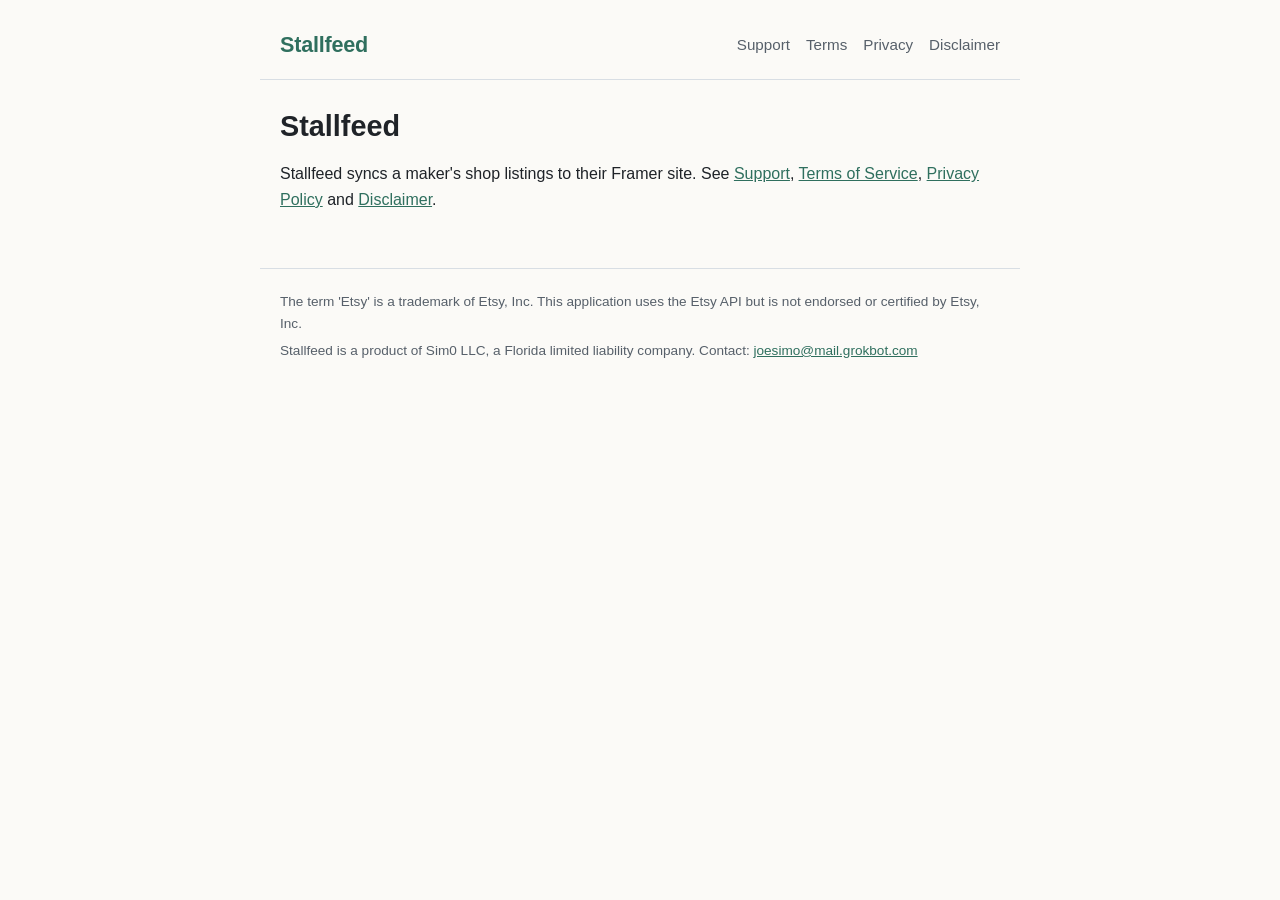
<file: index.html>
<!doctype html>
<html lang="en">
<head>
<meta charset="utf-8">
<meta name="viewport" content="width=device-width, initial-scale=1">
<title>Stallfeed</title>
<meta name="description" content="Stallfeed syncs a maker's shop listings to their Framer site.">
<link rel="stylesheet" href="style.css">
</head>
<body>
<!-- Stallfeed site, Sim0 LLC. Last updated 2026-11-02. -->
<header>
<a class="brand" href="index.html">Stallfeed</a>
<nav aria-label="Site"><a href="support.html">Support</a><a href="terms.html">Terms</a><a href="privacy.html">Privacy</a><a href="disclaimer.html">Disclaimer</a></nav>
</header>
<main>
<h1>Stallfeed</h1>
<p>Stallfeed syncs a maker's shop listings to their Framer site. See <a href="support.html">Support</a>, <a href="terms.html">Terms of Service</a>, <a href="privacy.html">Privacy Policy</a> and <a href="disclaimer.html">Disclaimer</a>.</p>
</main>
<footer>
<p>The term 'Etsy' is a trademark of Etsy, Inc. This application uses the Etsy API but is not endorsed or certified by Etsy, Inc.</p>
<p>Stallfeed is a product of Sim0 LLC, a Florida limited liability company. Contact: <a href="mailto:joesimo@mail.grokbot.com">joesimo@mail.grokbot.com</a></p>
</footer>
</body>
</html>
</file>
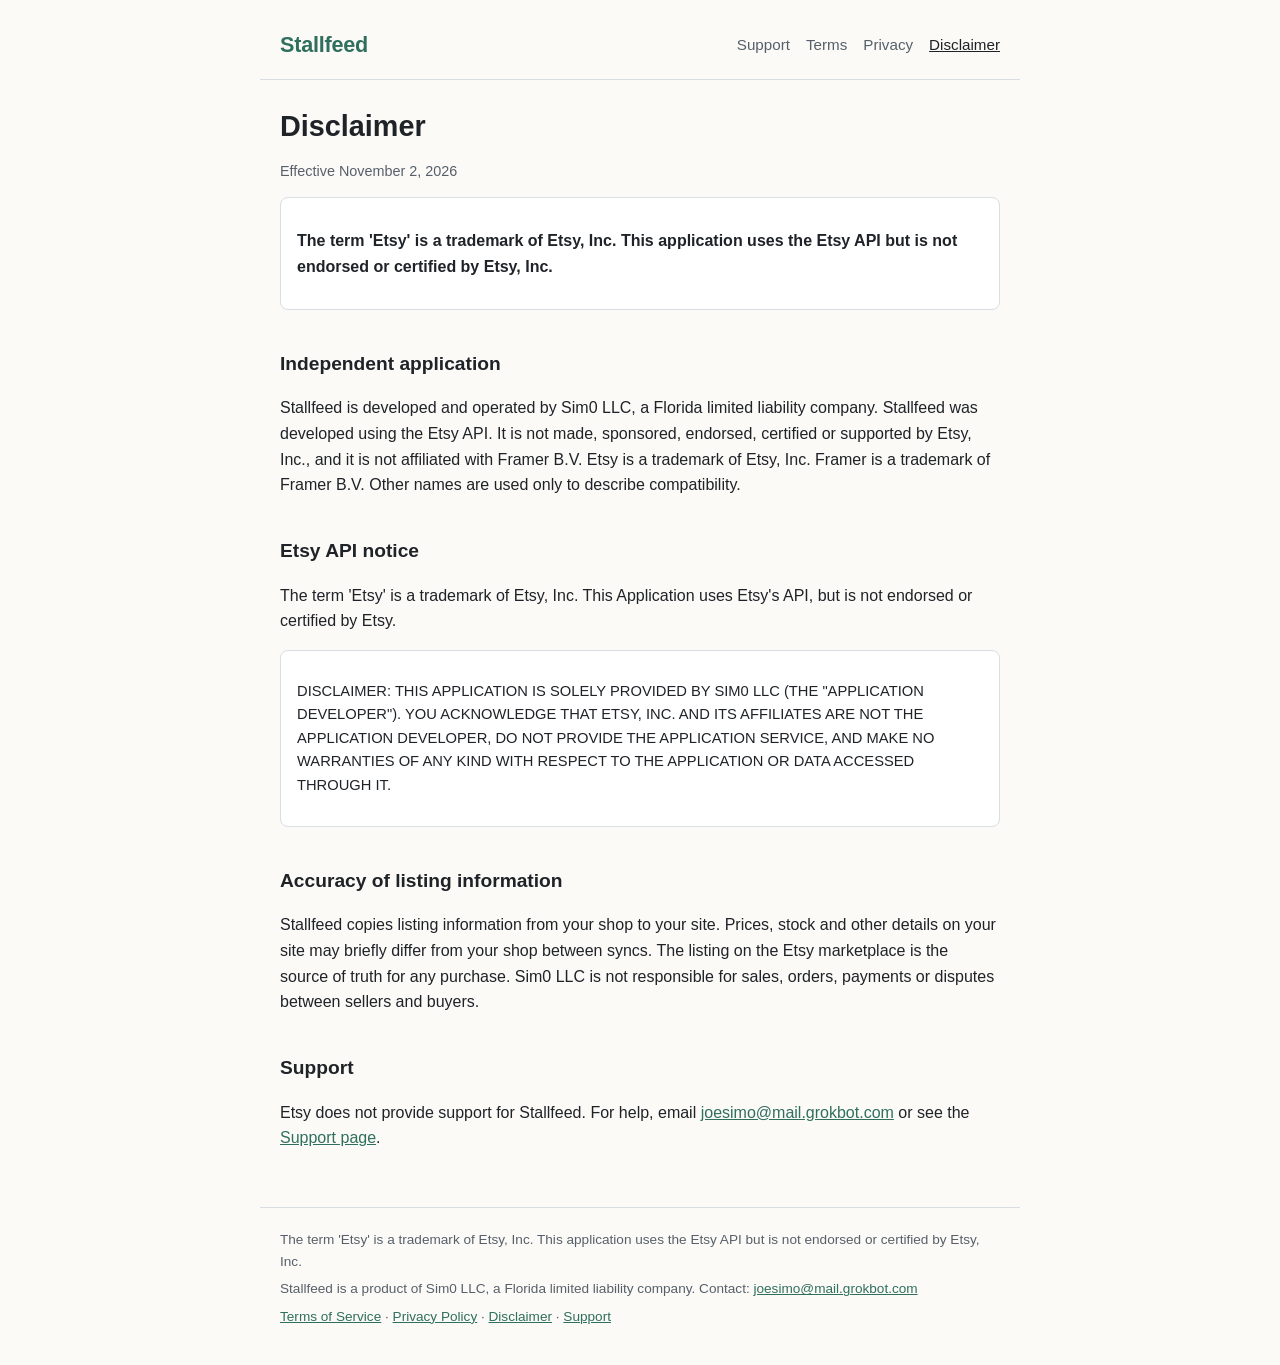
<file: disclaimer.html>
<!doctype html>
<html lang="en">
<head>
<meta charset="utf-8">
<meta name="viewport" content="width=device-width, initial-scale=1">
<title>Disclaimer | Stallfeed</title>
<meta name="description" content="Trademark notice and disclaimer for Stallfeed.">
<link rel="stylesheet" href="style.css">
</head>
<body>
<!-- Stallfeed site, Sim0 LLC. Last updated 2026-11-02. -->
<header>
<a class="brand" href="index.html">Stallfeed</a>
<nav aria-label="Site"><a href="support.html">Support</a><a href="terms.html">Terms</a><a href="privacy.html">Privacy</a><a href="disclaimer.html" aria-current="page">Disclaimer</a></nav>
</header>
<main>
<h1>Disclaimer</h1>
<p class="meta">Effective November 2, 2026</p>

<div class="notice"><p><strong>The term 'Etsy' is a trademark of Etsy, Inc. This application uses the Etsy API but is not endorsed or certified by Etsy, Inc.</strong></p></div>

<h2>Independent application</h2>
<p>Stallfeed is developed and operated by Sim0 LLC, a Florida limited liability company. Stallfeed was developed using the Etsy API. It is not made, sponsored, endorsed, certified or supported by Etsy, Inc., and it is not affiliated with Framer B.V. Etsy is a trademark of Etsy, Inc. Framer is a trademark of Framer B.V. Other names are used only to describe compatibility.</p>

<h2>Etsy API notice</h2>
<p>The term 'Etsy' is a trademark of Etsy, Inc. This Application uses Etsy's API, but is not endorsed or certified by Etsy.</p>

<div class="notice caps"><p>DISCLAIMER: THIS APPLICATION IS SOLELY PROVIDED BY SIM0 LLC (THE "APPLICATION DEVELOPER"). YOU ACKNOWLEDGE THAT ETSY, INC. AND ITS AFFILIATES ARE NOT THE APPLICATION DEVELOPER, DO NOT PROVIDE THE APPLICATION SERVICE, AND MAKE NO WARRANTIES OF ANY KIND WITH RESPECT TO THE APPLICATION OR DATA ACCESSED THROUGH IT.</p></div>

<h2>Accuracy of listing information</h2>
<p>Stallfeed copies listing information from your shop to your site. Prices, stock and other details on your site may briefly differ from your shop between syncs. The listing on the Etsy marketplace is the source of truth for any purchase. Sim0 LLC is not responsible for sales, orders, payments or disputes between sellers and buyers.</p>

<h2>Support</h2>
<p>Etsy does not provide support for Stallfeed. For help, email <a href="mailto:joesimo@mail.grokbot.com">joesimo@mail.grokbot.com</a> or see the <a href="support.html">Support page</a>.</p>
</main>
<footer>
<p>The term 'Etsy' is a trademark of Etsy, Inc. This application uses the Etsy API but is not endorsed or certified by Etsy, Inc.</p>
<p>Stallfeed is a product of Sim0 LLC, a Florida limited liability company. Contact: <a href="mailto:joesimo@mail.grokbot.com">joesimo@mail.grokbot.com</a></p>
<p><a href="terms.html">Terms of Service</a> &middot; <a href="privacy.html">Privacy Policy</a> &middot; <a href="disclaimer.html">Disclaimer</a> &middot; <a href="support.html">Support</a></p>
</footer>
</body>
</html>
</file>
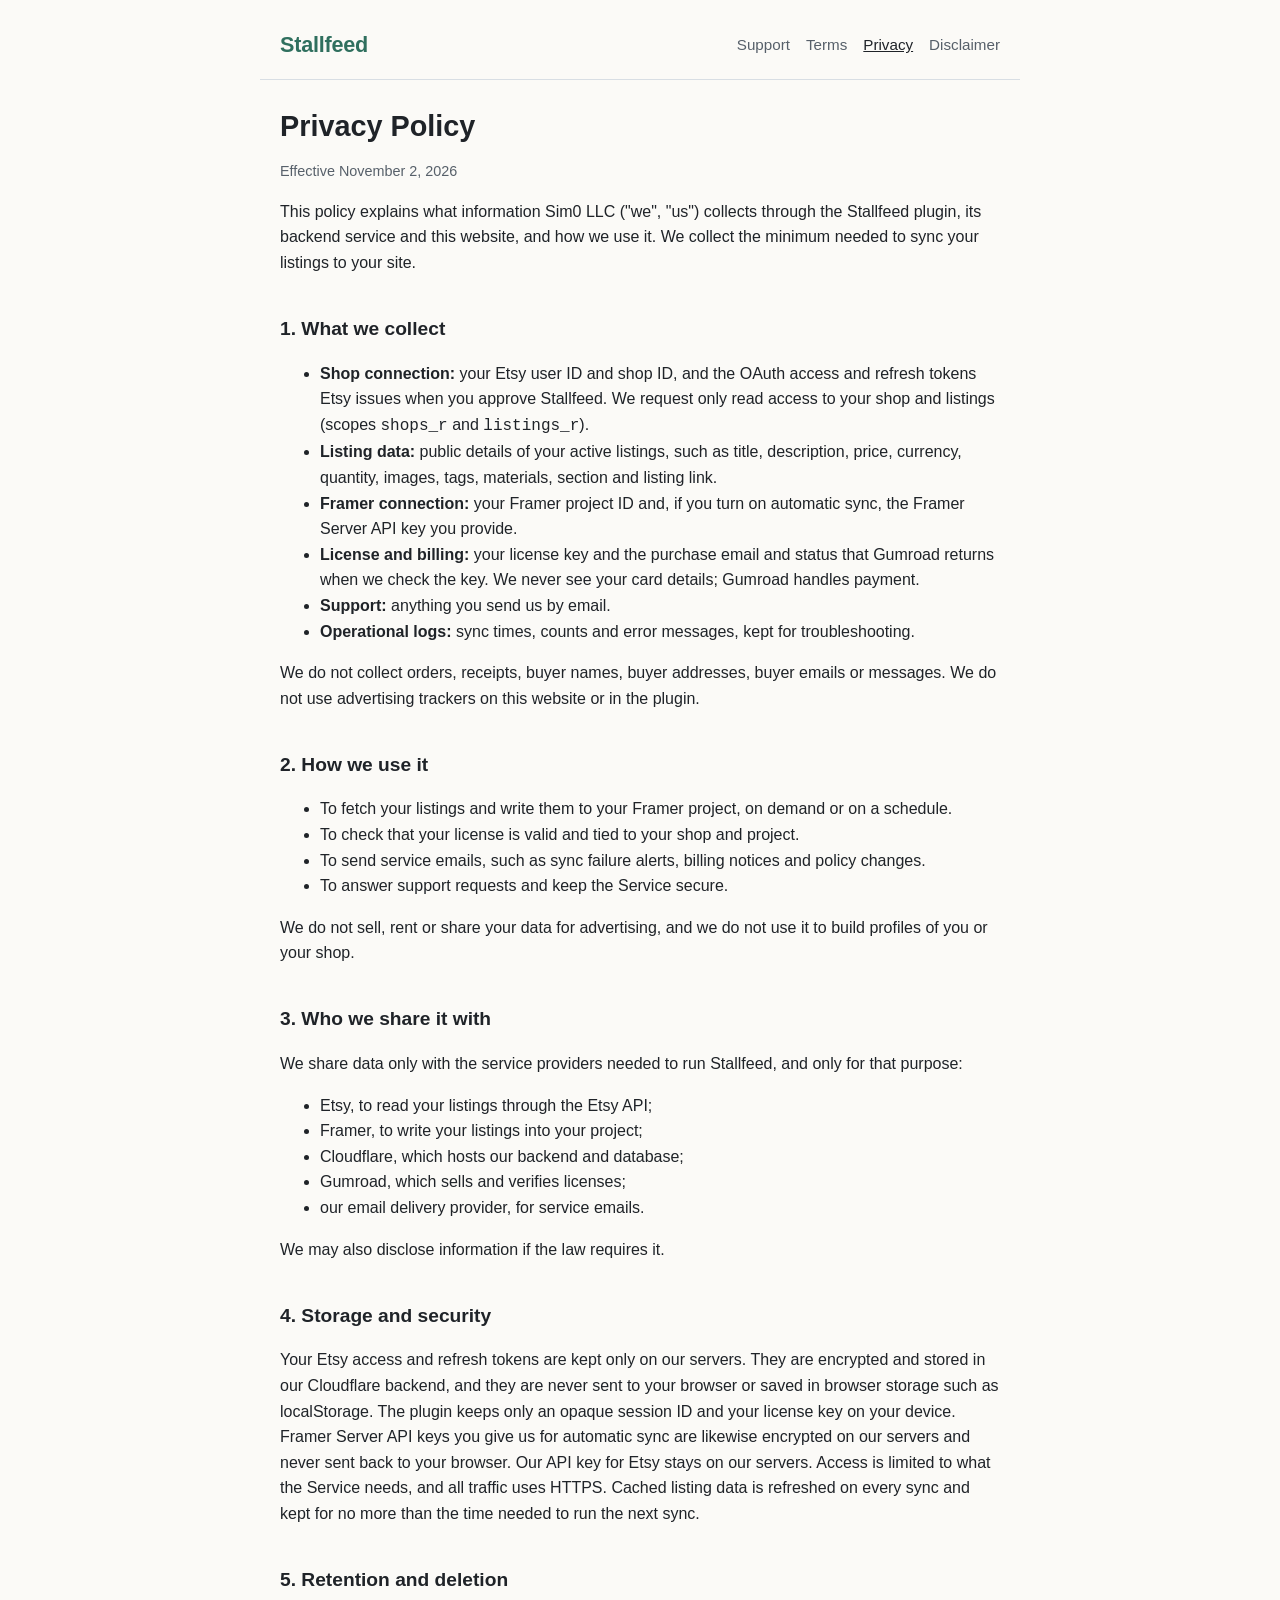
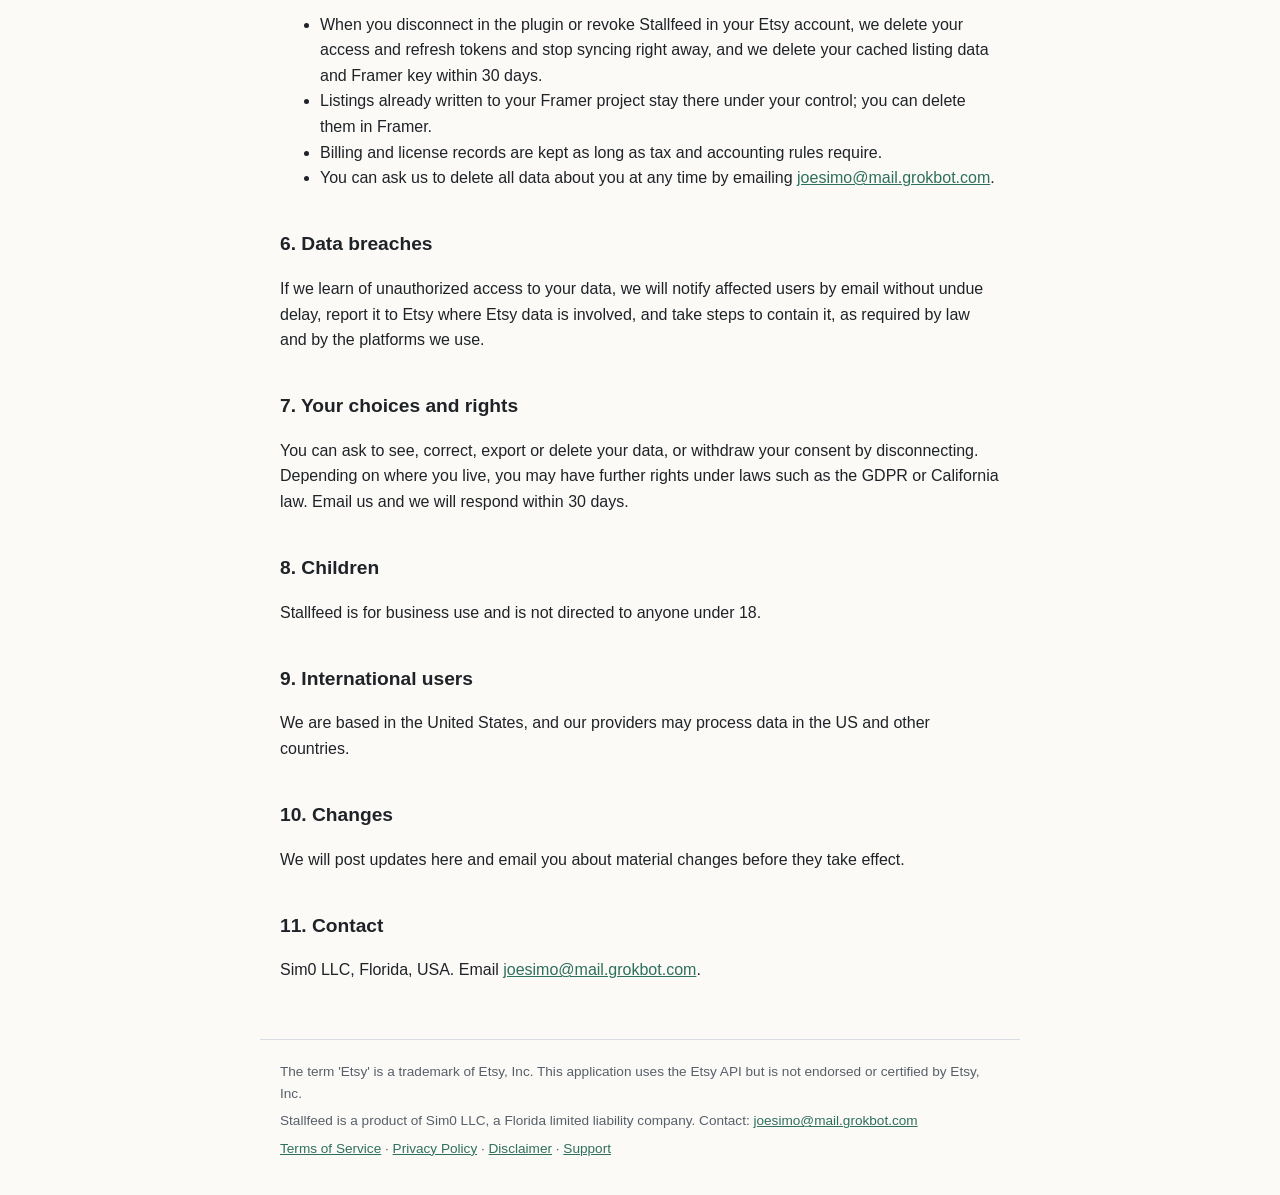
<file: privacy.html>
<!doctype html>
<html lang="en">
<head>
<meta charset="utf-8">
<meta name="viewport" content="width=device-width, initial-scale=1">
<title>Privacy Policy | Stallfeed</title>
<meta name="description" content="How Stallfeed, by Sim0 LLC, collects and uses data.">
<link rel="stylesheet" href="style.css">
</head>
<body>
<!-- Stallfeed site, Sim0 LLC. Last updated 2026-11-02. -->
<header>
<a class="brand" href="index.html">Stallfeed</a>
<nav aria-label="Site"><a href="support.html">Support</a><a href="terms.html">Terms</a><a href="privacy.html" aria-current="page">Privacy</a><a href="disclaimer.html">Disclaimer</a></nav>
</header>
<main>
<h1>Privacy Policy</h1>
<p class="meta">Effective November 2, 2026</p>
<p>This policy explains what information Sim0 LLC ("we", "us") collects through the Stallfeed plugin, its backend service and this website, and how we use it. We collect the minimum needed to sync your listings to your site.</p>

<h2>1. What we collect</h2>
<ul>
<li><strong>Shop connection:</strong> your Etsy user ID and shop ID, and the OAuth access and refresh tokens Etsy issues when you approve Stallfeed. We request only read access to your shop and listings (scopes <code>shops_r</code> and <code>listings_r</code>).</li>
<li><strong>Listing data:</strong> public details of your active listings, such as title, description, price, currency, quantity, images, tags, materials, section and listing link.</li>
<li><strong>Framer connection:</strong> your Framer project ID and, if you turn on automatic sync, the Framer Server API key you provide.</li>
<li><strong>License and billing:</strong> your license key and the purchase email and status that Gumroad returns when we check the key. We never see your card details; Gumroad handles payment.</li>
<li><strong>Support:</strong> anything you send us by email.</li>
<li><strong>Operational logs:</strong> sync times, counts and error messages, kept for troubleshooting.</li>
</ul>
<p>We do not collect orders, receipts, buyer names, buyer addresses, buyer emails or messages. We do not use advertising trackers on this website or in the plugin.</p>

<h2>2. How we use it</h2>
<ul>
<li>To fetch your listings and write them to your Framer project, on demand or on a schedule.</li>
<li>To check that your license is valid and tied to your shop and project.</li>
<li>To send service emails, such as sync failure alerts, billing notices and policy changes.</li>
<li>To answer support requests and keep the Service secure.</li>
</ul>
<p>We do not sell, rent or share your data for advertising, and we do not use it to build profiles of you or your shop.</p>

<h2>3. Who we share it with</h2>
<p>We share data only with the service providers needed to run Stallfeed, and only for that purpose:</p>
<ul>
<li>Etsy, to read your listings through the Etsy API;</li>
<li>Framer, to write your listings into your project;</li>
<li>Cloudflare, which hosts our backend and database;</li>
<li>Gumroad, which sells and verifies licenses;</li>
<li>our email delivery provider, for service emails.</li>
</ul>
<p>We may also disclose information if the law requires it.</p>

<h2>4. Storage and security</h2>
<p>Your Etsy access and refresh tokens are kept only on our servers. They are encrypted and stored in our Cloudflare backend, and they are never sent to your browser or saved in browser storage such as localStorage. The plugin keeps only an opaque session ID and your license key on your device. Framer Server API keys you give us for automatic sync are likewise encrypted on our servers and never sent back to your browser. Our API key for Etsy stays on our servers. Access is limited to what the Service needs, and all traffic uses HTTPS. Cached listing data is refreshed on every sync and kept for no more than the time needed to run the next sync.</p>

<h2>5. Retention and deletion</h2>
<ul>
<li>When you disconnect in the plugin or revoke Stallfeed in your Etsy account, we delete your access and refresh tokens and stop syncing right away, and we delete your cached listing data and Framer key within 30 days.</li>
<li>Listings already written to your Framer project stay there under your control; you can delete them in Framer.</li>
<li>Billing and license records are kept as long as tax and accounting rules require.</li>
<li>You can ask us to delete all data about you at any time by emailing <a href="mailto:joesimo@mail.grokbot.com">joesimo@mail.grokbot.com</a>.</li>
</ul>

<h2>6. Data breaches</h2>
<p>If we learn of unauthorized access to your data, we will notify affected users by email without undue delay, report it to Etsy where Etsy data is involved, and take steps to contain it, as required by law and by the platforms we use.</p>

<h2>7. Your choices and rights</h2>
<p>You can ask to see, correct, export or delete your data, or withdraw your consent by disconnecting. Depending on where you live, you may have further rights under laws such as the GDPR or California law. Email us and we will respond within 30 days.</p>

<h2>8. Children</h2>
<p>Stallfeed is for business use and is not directed to anyone under 18.</p>

<h2>9. International users</h2>
<p>We are based in the United States, and our providers may process data in the US and other countries.</p>

<h2>10. Changes</h2>
<p>We will post updates here and email you about material changes before they take effect.</p>

<h2>11. Contact</h2>
<p>Sim0 LLC, Florida, USA. Email <a href="mailto:joesimo@mail.grokbot.com">joesimo@mail.grokbot.com</a>.</p>
</main>
<footer>
<p>The term 'Etsy' is a trademark of Etsy, Inc. This application uses the Etsy API but is not endorsed or certified by Etsy, Inc.</p>
<p>Stallfeed is a product of Sim0 LLC, a Florida limited liability company. Contact: <a href="mailto:joesimo@mail.grokbot.com">joesimo@mail.grokbot.com</a></p>
<p><a href="terms.html">Terms of Service</a> &middot; <a href="privacy.html">Privacy Policy</a> &middot; <a href="disclaimer.html">Disclaimer</a> &middot; <a href="support.html">Support</a></p>
</footer>
</body>
</html>
</file>
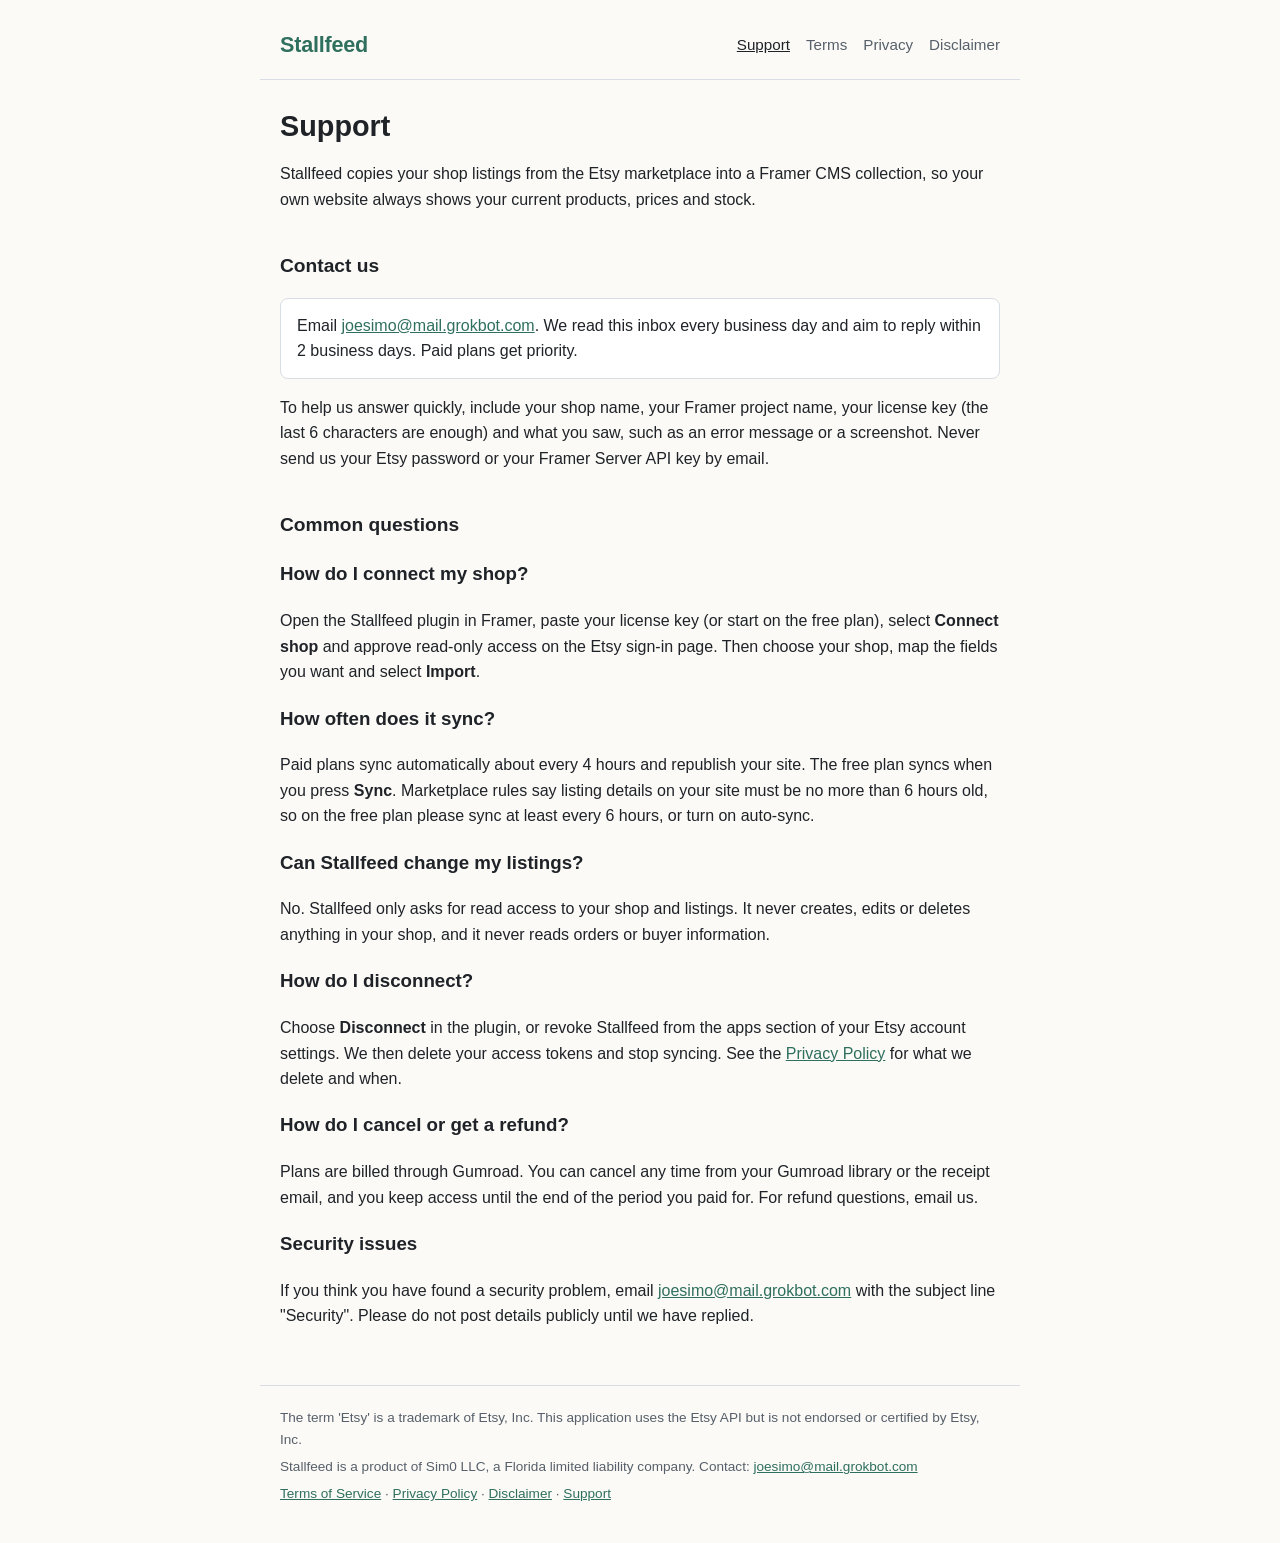
<file: support.html>
<!doctype html>
<html lang="en">
<head>
<meta charset="utf-8">
<meta name="viewport" content="width=device-width, initial-scale=1">
<title>Support | Stallfeed</title>
<meta name="description" content="Get help with Stallfeed, the listing sync plugin for Framer.">
<link rel="stylesheet" href="style.css">
</head>
<body>
<!-- Stallfeed site, Sim0 LLC. Last updated 2026-11-02. -->
<header>
<a class="brand" href="index.html">Stallfeed</a>
<nav aria-label="Site"><a href="support.html" aria-current="page">Support</a><a href="terms.html">Terms</a><a href="privacy.html">Privacy</a><a href="disclaimer.html">Disclaimer</a></nav>
</header>
<main>
<h1>Support</h1>
<p>Stallfeed copies your shop listings from the Etsy marketplace into a Framer CMS collection, so your own website always shows your current products, prices and stock.</p>

<h2>Contact us</h2>
<p class="notice">Email <a href="mailto:joesimo@mail.grokbot.com">joesimo@mail.grokbot.com</a>. We read this inbox every business day and aim to reply within 2 business days. Paid plans get priority.</p>
<p>To help us answer quickly, include your shop name, your Framer project name, your license key (the last 6 characters are enough) and what you saw, such as an error message or a screenshot. Never send us your Etsy password or your Framer Server API key by email.</p>

<h2>Common questions</h2>
<h3>How do I connect my shop?</h3>
<p>Open the Stallfeed plugin in Framer, paste your license key (or start on the free plan), select <strong>Connect shop</strong> and approve read-only access on the Etsy sign-in page. Then choose your shop, map the fields you want and select <strong>Import</strong>.</p>
<h3>How often does it sync?</h3>
<p>Paid plans sync automatically about every 4 hours and republish your site. The free plan syncs when you press <strong>Sync</strong>. Marketplace rules say listing details on your site must be no more than 6 hours old, so on the free plan please sync at least every 6 hours, or turn on auto-sync.</p>
<h3>Can Stallfeed change my listings?</h3>
<p>No. Stallfeed only asks for read access to your shop and listings. It never creates, edits or deletes anything in your shop, and it never reads orders or buyer information.</p>
<h3>How do I disconnect?</h3>
<p>Choose <strong>Disconnect</strong> in the plugin, or revoke Stallfeed from the apps section of your Etsy account settings. We then delete your access tokens and stop syncing. See the <a href="privacy.html">Privacy Policy</a> for what we delete and when.</p>
<h3>How do I cancel or get a refund?</h3>
<p>Plans are billed through Gumroad. You can cancel any time from your Gumroad library or the receipt email, and you keep access until the end of the period you paid for. For refund questions, email us.</p>
<h3>Security issues</h3>
<p>If you think you have found a security problem, email <a href="mailto:joesimo@mail.grokbot.com">joesimo@mail.grokbot.com</a> with the subject line "Security". Please do not post details publicly until we have replied.</p>
</main>
<footer>
<p>The term 'Etsy' is a trademark of Etsy, Inc. This application uses the Etsy API but is not endorsed or certified by Etsy, Inc.</p>
<p>Stallfeed is a product of Sim0 LLC, a Florida limited liability company. Contact: <a href="mailto:joesimo@mail.grokbot.com">joesimo@mail.grokbot.com</a></p>
<p><a href="terms.html">Terms of Service</a> &middot; <a href="privacy.html">Privacy Policy</a> &middot; <a href="disclaimer.html">Disclaimer</a> &middot; <a href="support.html">Support</a></p>
</footer>
</body>
</html>
</file>
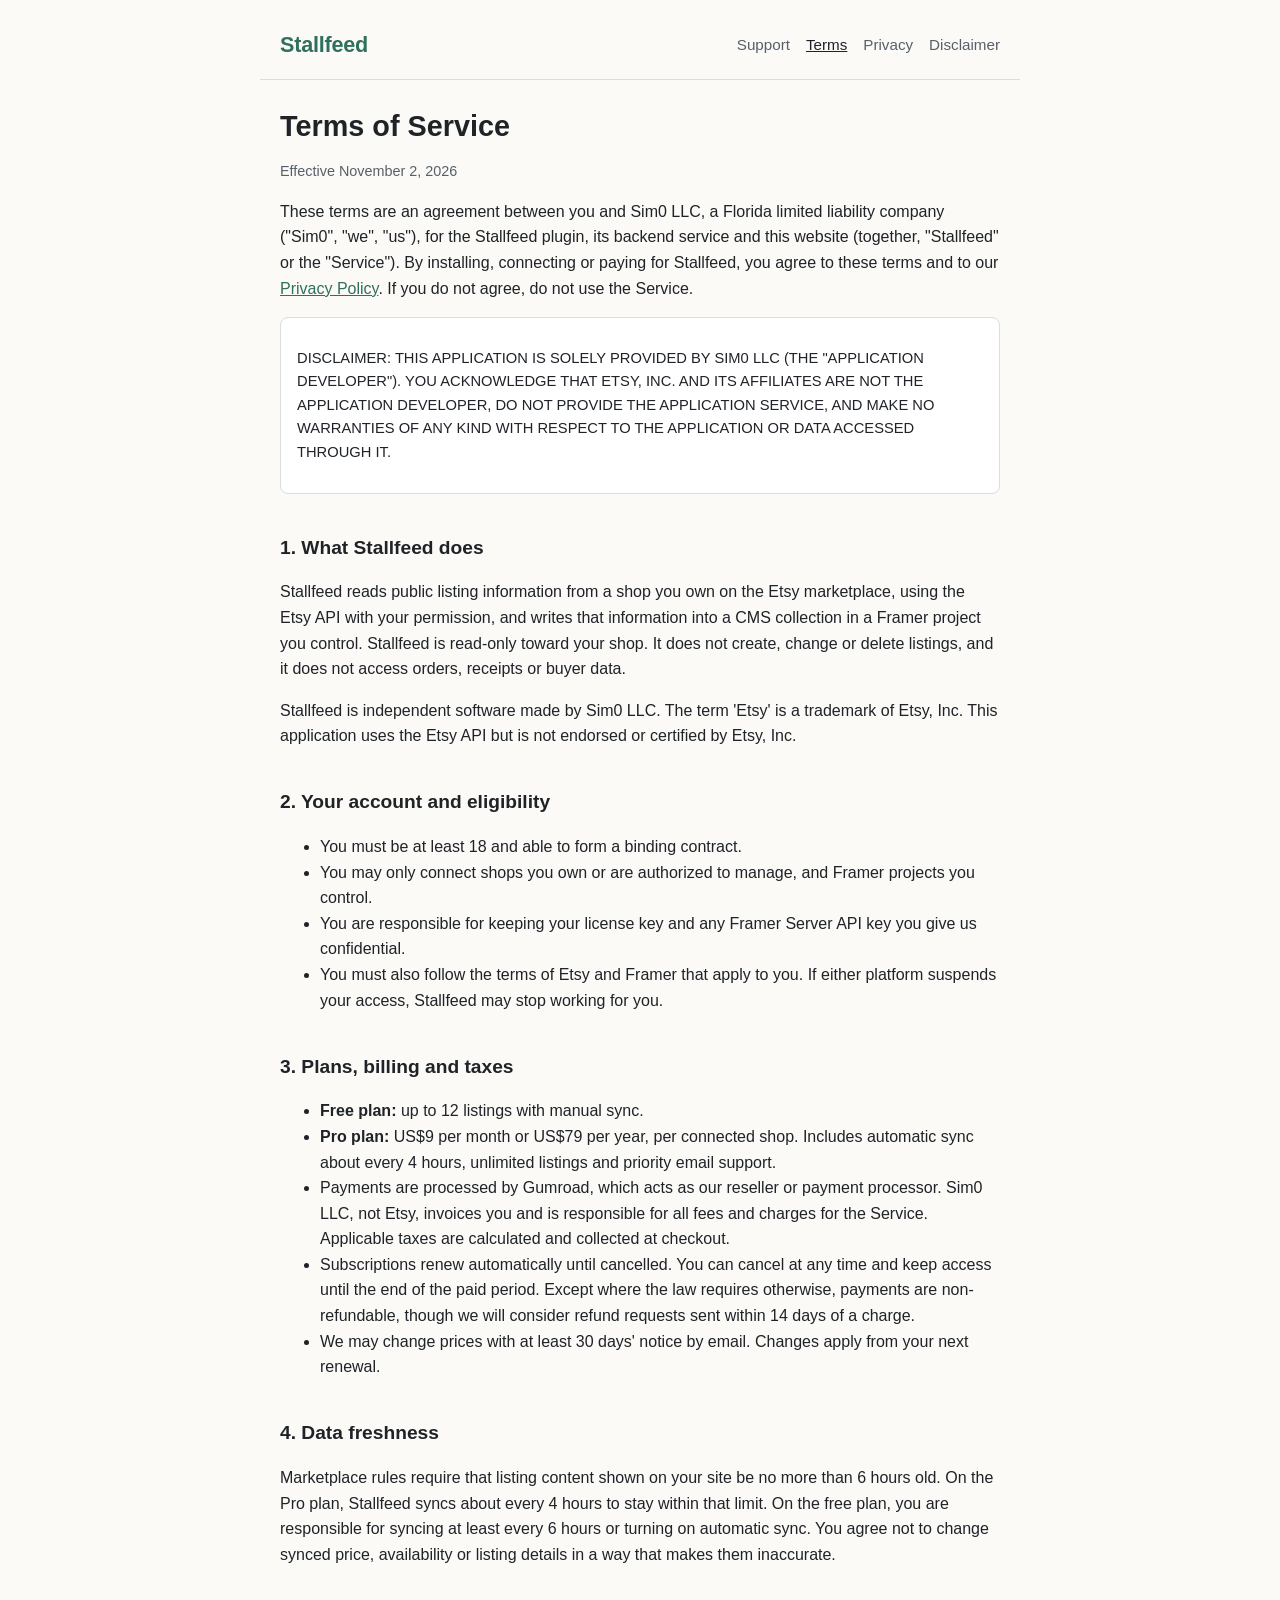
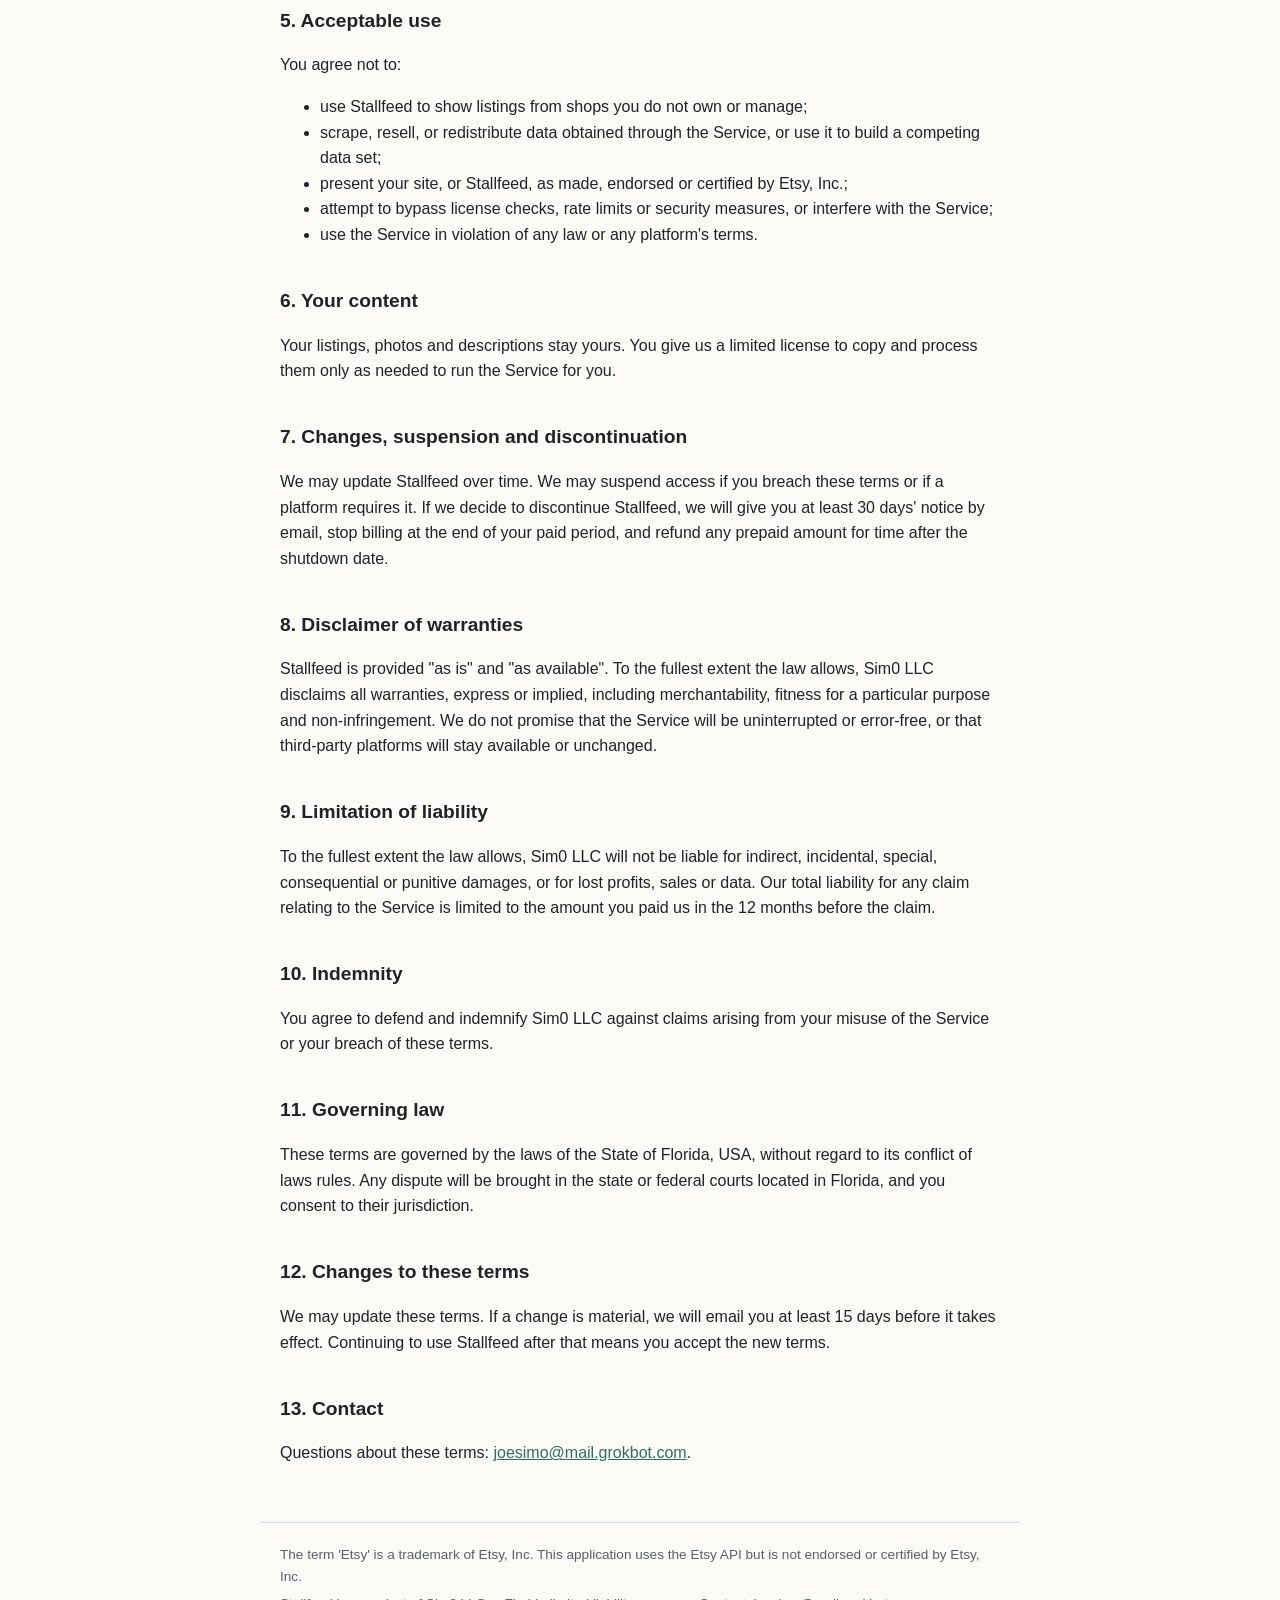
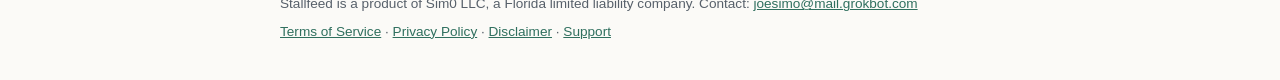
<file: terms.html>
<!doctype html>
<html lang="en">
<head>
<meta charset="utf-8">
<meta name="viewport" content="width=device-width, initial-scale=1">
<title>Terms of Service | Stallfeed</title>
<meta name="description" content="Terms of Service for Stallfeed, provided by Sim0 LLC.">
<link rel="stylesheet" href="style.css">
</head>
<body>
<!-- Stallfeed site, Sim0 LLC. Last updated 2026-11-02. -->
<header>
<a class="brand" href="index.html">Stallfeed</a>
<nav aria-label="Site"><a href="support.html">Support</a><a href="terms.html" aria-current="page">Terms</a><a href="privacy.html">Privacy</a><a href="disclaimer.html">Disclaimer</a></nav>
</header>
<main>
<h1>Terms of Service</h1>
<p class="meta">Effective November 2, 2026</p>
<p>These terms are an agreement between you and Sim0 LLC, a Florida limited liability company ("Sim0", "we", "us"), for the Stallfeed plugin, its backend service and this website (together, "Stallfeed" or the "Service"). By installing, connecting or paying for Stallfeed, you agree to these terms and to our <a href="privacy.html">Privacy Policy</a>. If you do not agree, do not use the Service.</p>

<div class="notice caps"><p>DISCLAIMER: THIS APPLICATION IS SOLELY PROVIDED BY SIM0 LLC (THE "APPLICATION DEVELOPER"). YOU ACKNOWLEDGE THAT ETSY, INC. AND ITS AFFILIATES ARE NOT THE APPLICATION DEVELOPER, DO NOT PROVIDE THE APPLICATION SERVICE, AND MAKE NO WARRANTIES OF ANY KIND WITH RESPECT TO THE APPLICATION OR DATA ACCESSED THROUGH IT.</p></div>

<h2>1. What Stallfeed does</h2>
<p>Stallfeed reads public listing information from a shop you own on the Etsy marketplace, using the Etsy API with your permission, and writes that information into a CMS collection in a Framer project you control. Stallfeed is read-only toward your shop. It does not create, change or delete listings, and it does not access orders, receipts or buyer data.</p>
<p>Stallfeed is independent software made by Sim0 LLC. The term 'Etsy' is a trademark of Etsy, Inc. This application uses the Etsy API but is not endorsed or certified by Etsy, Inc.</p>

<h2>2. Your account and eligibility</h2>
<ul>
<li>You must be at least 18 and able to form a binding contract.</li>
<li>You may only connect shops you own or are authorized to manage, and Framer projects you control.</li>
<li>You are responsible for keeping your license key and any Framer Server API key you give us confidential.</li>
<li>You must also follow the terms of Etsy and Framer that apply to you. If either platform suspends your access, Stallfeed may stop working for you.</li>
</ul>

<h2>3. Plans, billing and taxes</h2>
<ul>
<li><strong>Free plan:</strong> up to 12 listings with manual sync.</li>
<li><strong>Pro plan:</strong> US$9 per month or US$79 per year, per connected shop. Includes automatic sync about every 4 hours, unlimited listings and priority email support.</li>
<li>Payments are processed by Gumroad, which acts as our reseller or payment processor. Sim0 LLC, not Etsy, invoices you and is responsible for all fees and charges for the Service. Applicable taxes are calculated and collected at checkout.</li>
<li>Subscriptions renew automatically until cancelled. You can cancel at any time and keep access until the end of the paid period. Except where the law requires otherwise, payments are non-refundable, though we will consider refund requests sent within 14 days of a charge.</li>
<li>We may change prices with at least 30 days' notice by email. Changes apply from your next renewal.</li>
</ul>

<h2>4. Data freshness</h2>
<p>Marketplace rules require that listing content shown on your site be no more than 6 hours old. On the Pro plan, Stallfeed syncs about every 4 hours to stay within that limit. On the free plan, you are responsible for syncing at least every 6 hours or turning on automatic sync. You agree not to change synced price, availability or listing details in a way that makes them inaccurate.</p>

<h2>5. Acceptable use</h2>
<p>You agree not to:</p>
<ul>
<li>use Stallfeed to show listings from shops you do not own or manage;</li>
<li>scrape, resell, or redistribute data obtained through the Service, or use it to build a competing data set;</li>
<li>present your site, or Stallfeed, as made, endorsed or certified by Etsy, Inc.;</li>
<li>attempt to bypass license checks, rate limits or security measures, or interfere with the Service;</li>
<li>use the Service in violation of any law or any platform's terms.</li>
</ul>

<h2>6. Your content</h2>
<p>Your listings, photos and descriptions stay yours. You give us a limited license to copy and process them only as needed to run the Service for you.</p>

<h2>7. Changes, suspension and discontinuation</h2>
<p>We may update Stallfeed over time. We may suspend access if you breach these terms or if a platform requires it. If we decide to discontinue Stallfeed, we will give you at least 30 days' notice by email, stop billing at the end of your paid period, and refund any prepaid amount for time after the shutdown date.</p>

<h2>8. Disclaimer of warranties</h2>
<p>Stallfeed is provided "as is" and "as available". To the fullest extent the law allows, Sim0 LLC disclaims all warranties, express or implied, including merchantability, fitness for a particular purpose and non-infringement. We do not promise that the Service will be uninterrupted or error-free, or that third-party platforms will stay available or unchanged.</p>

<h2>9. Limitation of liability</h2>
<p>To the fullest extent the law allows, Sim0 LLC will not be liable for indirect, incidental, special, consequential or punitive damages, or for lost profits, sales or data. Our total liability for any claim relating to the Service is limited to the amount you paid us in the 12 months before the claim.</p>

<h2>10. Indemnity</h2>
<p>You agree to defend and indemnify Sim0 LLC against claims arising from your misuse of the Service or your breach of these terms.</p>

<h2>11. Governing law</h2>
<p>These terms are governed by the laws of the State of Florida, USA, without regard to its conflict of laws rules. Any dispute will be brought in the state or federal courts located in Florida, and you consent to their jurisdiction.</p>

<h2>12. Changes to these terms</h2>
<p>We may update these terms. If a change is material, we will email you at least 15 days before it takes effect. Continuing to use Stallfeed after that means you accept the new terms.</p>

<h2>13. Contact</h2>
<p>Questions about these terms: <a href="mailto:joesimo@mail.grokbot.com">joesimo@mail.grokbot.com</a>.</p>
</main>
<footer>
<p>The term 'Etsy' is a trademark of Etsy, Inc. This application uses the Etsy API but is not endorsed or certified by Etsy, Inc.</p>
<p>Stallfeed is a product of Sim0 LLC, a Florida limited liability company. Contact: <a href="mailto:joesimo@mail.grokbot.com">joesimo@mail.grokbot.com</a></p>
<p><a href="terms.html">Terms of Service</a> &middot; <a href="privacy.html">Privacy Policy</a> &middot; <a href="disclaimer.html">Disclaimer</a> &middot; <a href="support.html">Support</a></p>
</footer>
</body>
</html>
</file>
<file: style.css>
:root{--ink:#1f2328;--muted:#57606a;--line:#d8dee4;--accent:#2f6f5e;--bg:#fbfaf7}
*{box-sizing:border-box}
body{margin:0;font:16px/1.6 -apple-system,BlinkMacSystemFont,"Segoe UI",Roboto,Helvetica,Arial,sans-serif;color:var(--ink);background:var(--bg)}
header,main,footer{max-width:760px;margin:0 auto;padding:0 20px}
header{display:flex;align-items:center;justify-content:space-between;flex-wrap:wrap;gap:12px;padding-top:28px;padding-bottom:16px;border-bottom:1px solid var(--line)}
.brand{font-weight:700;font-size:1.35rem;color:var(--accent);text-decoration:none;letter-spacing:-.01em}
nav a{color:var(--muted);text-decoration:none;margin-left:16px;font-size:.95rem}
nav a:hover,nav a[aria-current=page]{color:var(--ink);text-decoration:underline}
main{padding-top:24px;padding-bottom:40px}
h1{font-size:1.8rem;line-height:1.25;margin:.2em 0 .4em}
h2{font-size:1.2rem;margin-top:2em}
.meta{color:var(--muted);font-size:.9rem}
.notice{border:1px solid var(--line);background:#fff;padding:14px 16px;border-radius:8px}
.caps{text-transform:none;font-size:.92rem}
footer{border-top:1px solid var(--line);padding-top:16px;padding-bottom:32px;color:var(--muted);font-size:.85rem}
footer p{margin:.4em 0}
a{color:var(--accent)}
</file>
